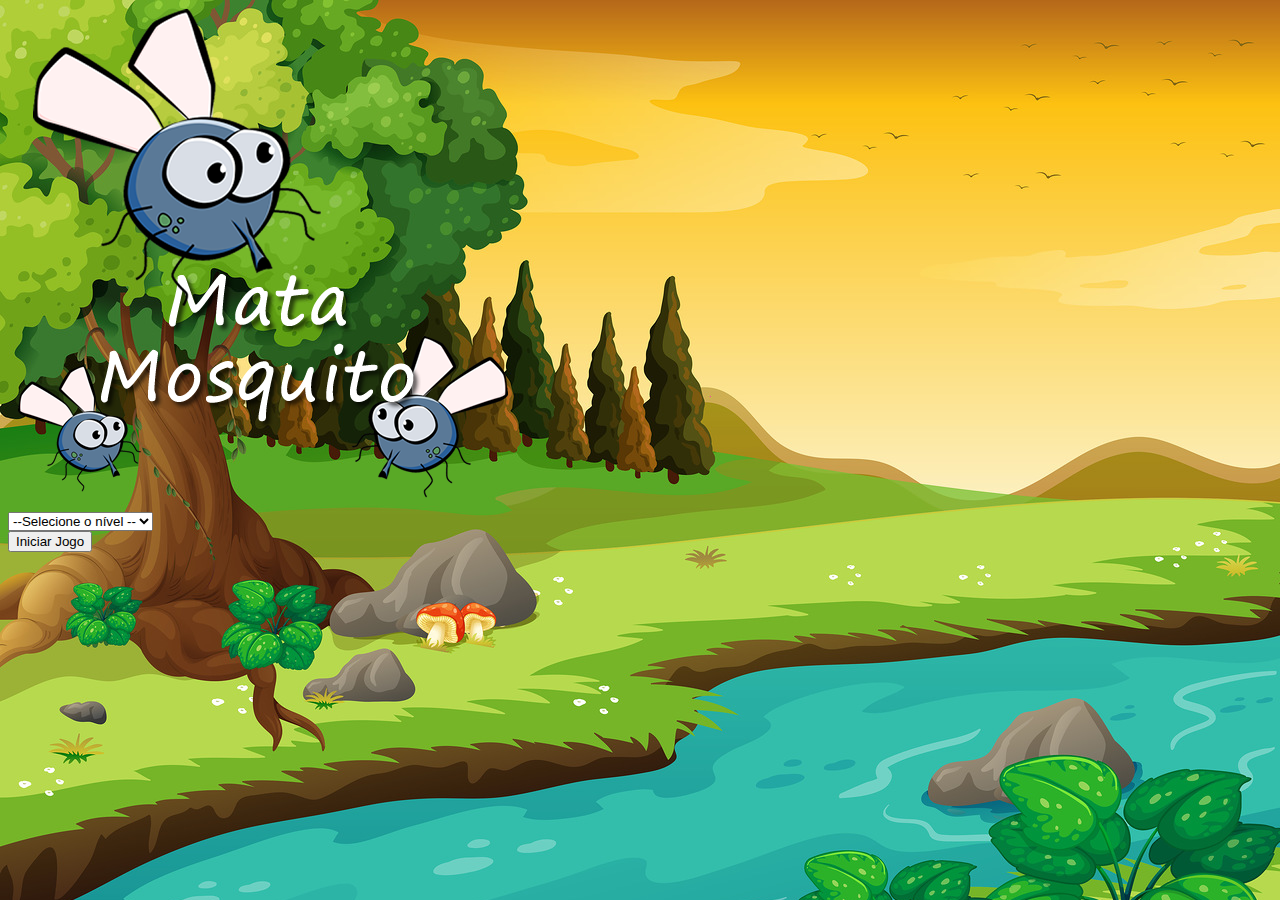
<file: index.html>
<!DOCTYPE html>
<html>
	<head>
		<meta charset="utf-8">
		<title></title>

		<!-- CSS only -->
		<link href="https://cdn.jsdelivr.net/npm/bootstrap@5.0.0-beta3/dist/css/bootstrap.min.css" rel="stylesheet" integrity="sha384-eOJMYsd53ii+scO/bJGFsiCZc+5NDVN2yr8+0RDqr0Ql0h+rP48ckxlpbzKgwra6" crossorigin="anonymous">

		<link rel="stylesheet" type="text/css" href="estilo.css">

		<script>
			function iniciarJogo() {
				var nivel = document.getElementById('nivel').value

				if(nivel === '') {
					alert('Selecione um nível para iniciar o jogo')
				
				return false
				}
				
				window.location.href = "app.html?" + nivel
			}
		</script>
	</head>
	<body>

		<!-- Inicio container -->
		<div class="container">

			<!-- Inicio row -->
			<div class="row">

				<!-- Inicio col -->
				<div class="col">

					<!-- Inicio d-flex -->
					<div class="d-flex justify-content-center">

						<img src="imagens/game.png">

					</div><!--/ Fim d-flex -->
				</div><!--/ Fim col-->
			</div><!--/ Fim row -->


			<!-- Inicio row -->
			<div class="row">

				<!-- Inicio col -->
				<div class="col">

					<!-- Inicio d-flex -->
					<div class="d-flex justify-content-center">
						<div class="mb-2"><!-- Inicio mb-2 -->

					<!-- Inicio select -->
					<select class="form-control" id="nivel">
						<option value="">--Selecione o nível --</option>

						<option value="normal">Normal</option>
						<option value="dificil">Difícil</option>
						<option value="chucknorris">Chuck Norris</option>
					</select><!--/ Fim select -->
						
					 </div><!--/ Fim mb-2 -->
					</div><!--/ Fim d-flex -->
				</div><!--/ Fim col-->

			</div><!--/ Fim row -->


			<!-- Inicio row -->
			<div class="row">

				<!-- Inicio col -->
				<div class="col">

					<!-- Inicio d-flex -->
					<div class="d-flex justify-content-center">

						<button type="button" class="btn btn-danger btn-lg" onclick="iniciarJogo()">Iniciar Jogo</button>

					</div><!--/ Fim d-flex -->
				</div><!--/ Fim col-->

			</div><!--/ Fim row -->

		</div><!--/ Fim container -->


	</body>
</html>
</file>
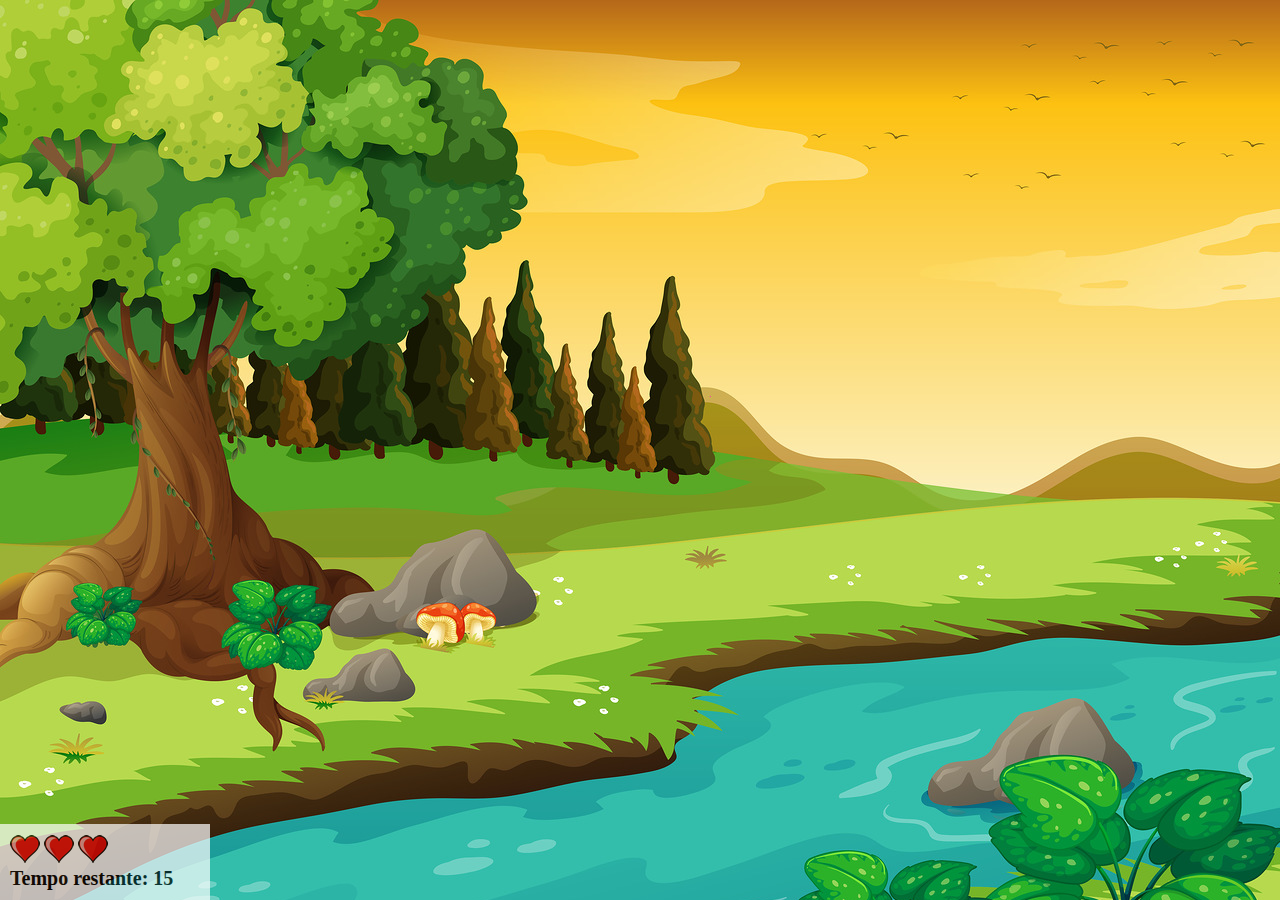
<file: app.html>
<!DOCTYPE html>
<html>
	<head>
		<meta charset="utf-8">
		<title></title>

		<link rel="stylesheet" type="text/css" href="estilo.css">
		<script src="jogo.js"></script>
	</head>
	<body onresize="ajustaTamanhoPalcoJogo()">

		<!-- Inicio painel -->
		<div class="painel">

			<!-- Inicio vida -->
			<div class="vidas">
				<img id="v1" src="imagens/coracao_cheio.png">

				<img  id="v2" src="imagens/coracao_cheio.png">

				<img id="v3" src="imagens/coracao_cheio.png">
			</div><!--/ Fim vida -->

			<!-- Inicio cronometro-->
			<div class="cronometro">
			Tempo restante:

			<span id="cronometro"></span>
			</div><!--/ Fim cronometro -->

		</div><!--/ Fim painel -->

		<script>
			document.getElementById('cronometro').innerHTML = tempo

			var criaMosquito = setInterval(function() {
				posicaoRandomica()
			}, criaMosquitoTempo)
		</script>

	</body>
</html>
</file>
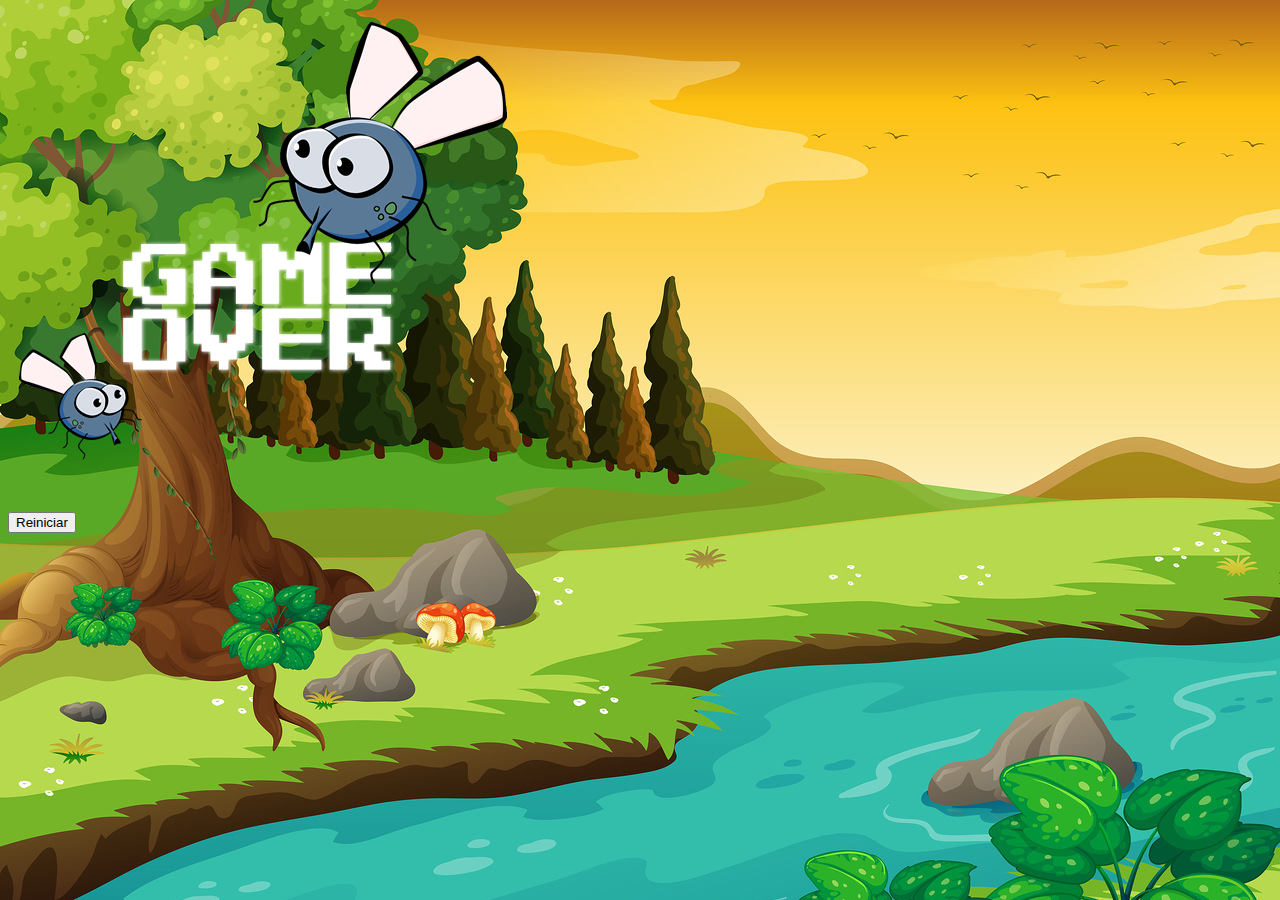
<file: fim_de_jogo.html>
<!DOCTYPE html>
<html>
	<head>
		<meta charset="utf-8">
		<title></title>

		<!-- CSS only -->
		<link href="https://cdn.jsdelivr.net/npm/bootstrap@5.0.0-beta3/dist/css/bootstrap.min.css" rel="stylesheet" integrity="sha384-eOJMYsd53ii+scO/bJGFsiCZc+5NDVN2yr8+0RDqr0Ql0h+rP48ckxlpbzKgwra6" crossorigin="anonymous">

		<link rel="stylesheet" type="text/css" href="estilo.css">
	</head>
	<body>

		<!-- Inicio container -->
		<div class="container">

			<!-- Inicio row -->
			<div class="row">

				<!-- Inicio col -->
				<div class="col">

					<!-- Inicio d-flex -->
					<div class="d-flex justify-content-center">

						<img src="imagens/game_over.png">

					</div><!--/ Fim d-flex -->
				</div><!--/ Fim col-->
			</div><!--/ Fim row -->



			<!-- Inicio row -->
			<div class="row">

				<!-- Inicio col -->
				<div class="col">

					<!-- Inicio d-flex -->
					<div class="d-flex justify-content-center">

						<button type="button" class="btn btn-dark btn-lg" onclick="window.location.href = 'index.html' ">Reiniciar</button>

					</div><!--/ Fim d-flex -->
				</div><!--/ Fim col-->

			</div><!--/ Fim row -->


		</div><!--/ Fim container -->


	</body>
</html>
</file>
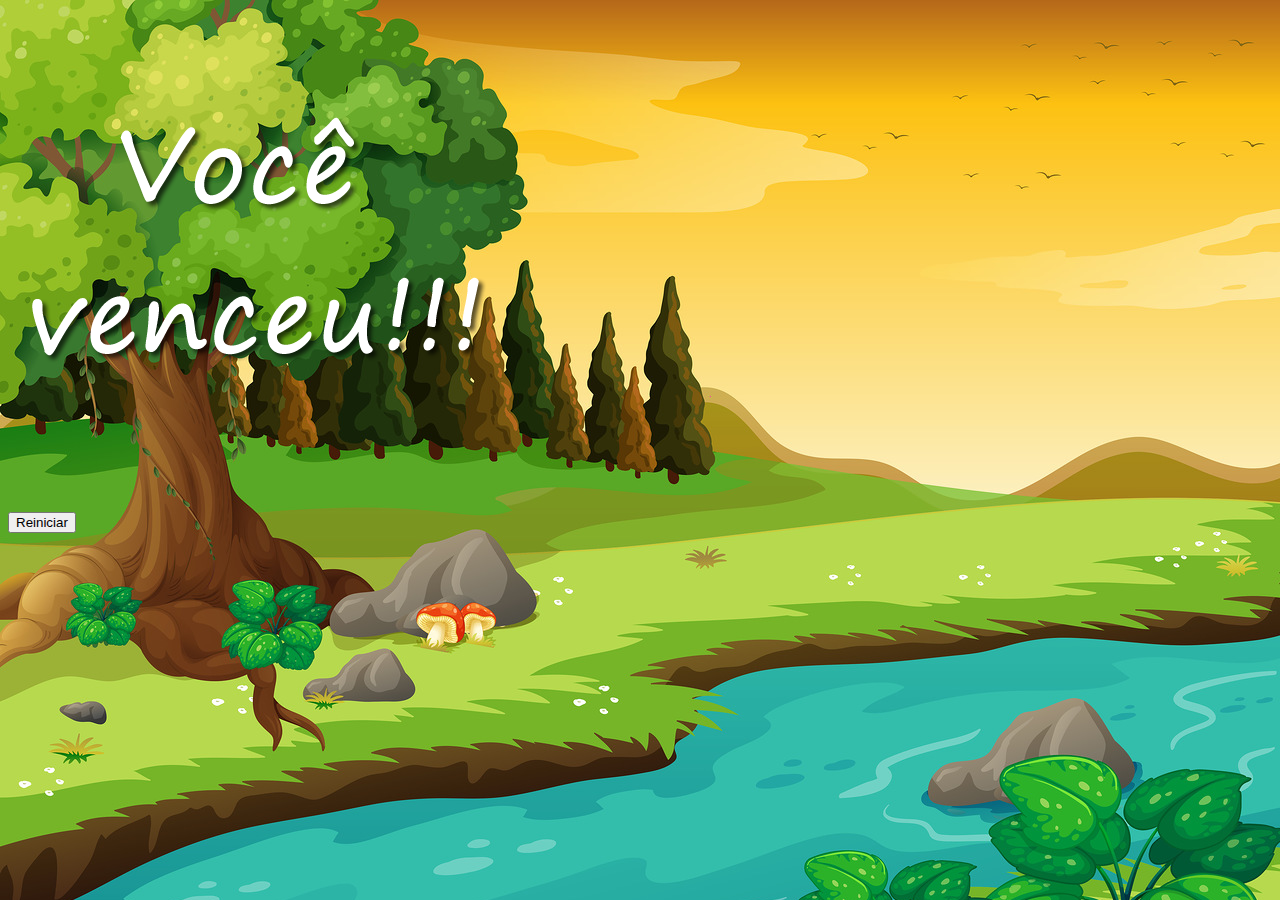
<file: vitoria.html>
<!DOCTYPE html>
<html>
	<head>
		<meta charset="utf-8">
		<title></title>

		<!-- CSS only -->
		<link href="https://cdn.jsdelivr.net/npm/bootstrap@5.0.0-beta3/dist/css/bootstrap.min.css" rel="stylesheet" integrity="sha384-eOJMYsd53ii+scO/bJGFsiCZc+5NDVN2yr8+0RDqr0Ql0h+rP48ckxlpbzKgwra6" crossorigin="anonymous">

		<link rel="stylesheet" type="text/css" href="estilo.css">
	</head>
	<body>

		<!-- Inicio container -->
		<div class="container">

			<!-- Inicio row -->
			<div class="row">

				<!-- Inicio col -->
				<div class="col">

					<!-- Inicio d-flex -->
					<div class="d-flex justify-content-center">

						<img src="imagens/vitoria.png">

					</div><!--/ Fim d-flex -->
				</div><!--/ Fim col-->
			</div><!--/ Fim row -->



			<!-- Inicio row -->
			<div class="row">

				<!-- Inicio col -->
				<div class="col">

					<!-- Inicio d-flex -->
					<div class="d-flex justify-content-center">

						<button type="button" class="btn btn-dark btn-lg" onclick="window.location.href = 'index.html' ">Reiniciar</button>

					</div><!--/ Fim d-flex -->
				</div><!--/ Fim col-->

			</div><!--/ Fim row -->


		</div><!--/ Fim container -->


	</body>
</html>
</file>
<file: estilo.css>
/***** Formatação do Body ****/

html{
	cursor: url(imagens/mata_mosquito.png) 30 30, auto;
}


body{
	background-image: url(imagens/bg.jpg);
	background-repeat: no-repeat;
	background-size: 100%;
}


/******Formatação da imagem mosquito*****/

.mosquito1{
	width: 50px;
	height: 50px;
}

.mosquito2{
	width: 70px;
	height: 70px;
}

.mosquito3{
	width: 90px;
	height: 90px;
}

.ladoA {
	transform:  scaleX(1);
}

.ladoB {
	transform:  scaleX(-1);
}

/*** Formatação do painel *****/

.painel {
	position: absolute;
	width: 190px;
	padding: 10px;
	left: 0px;
	bottom: 0px;
	border-top:1px solid #fff;
	background-color: #fff;
	opacity: 0.7;
}

.vidas{
	float: left;
}

.cronometro{
	float: left;
	font-size: 20px;
	font-weight: bold;
}
</file>
